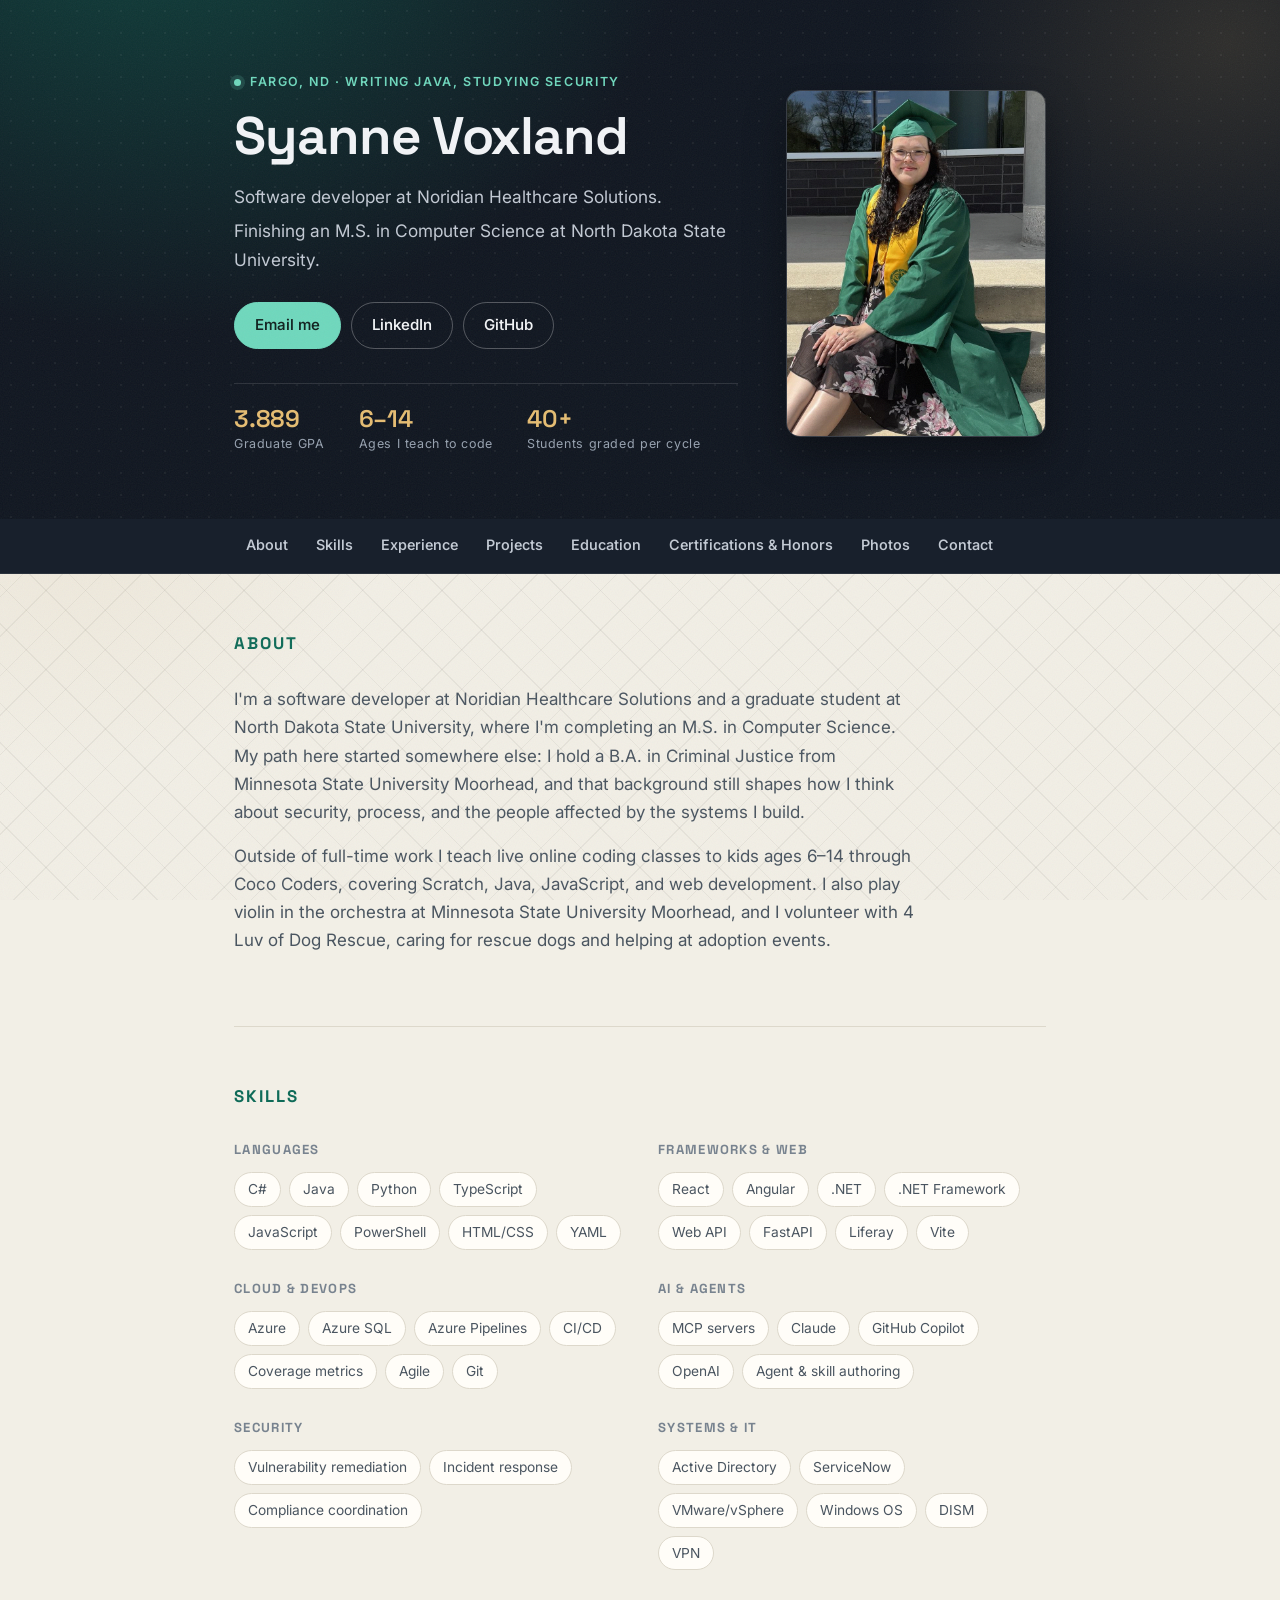
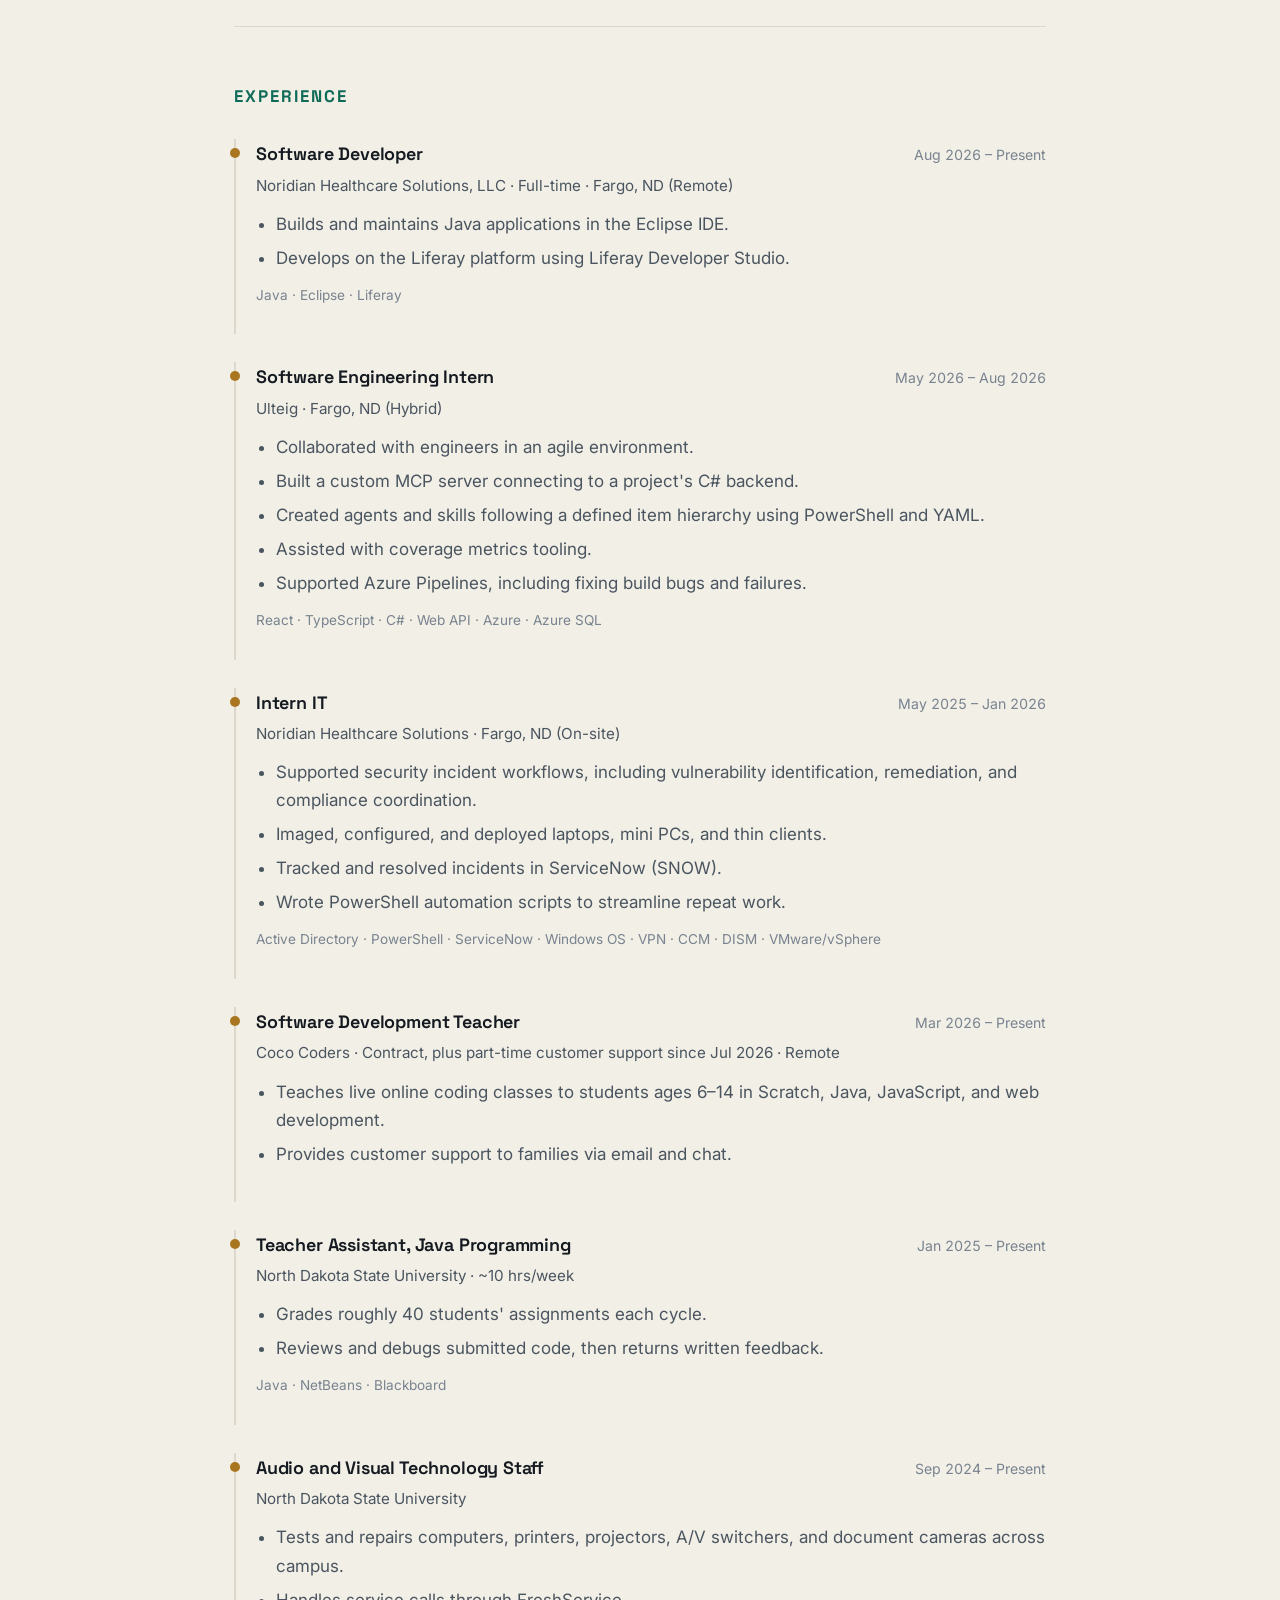
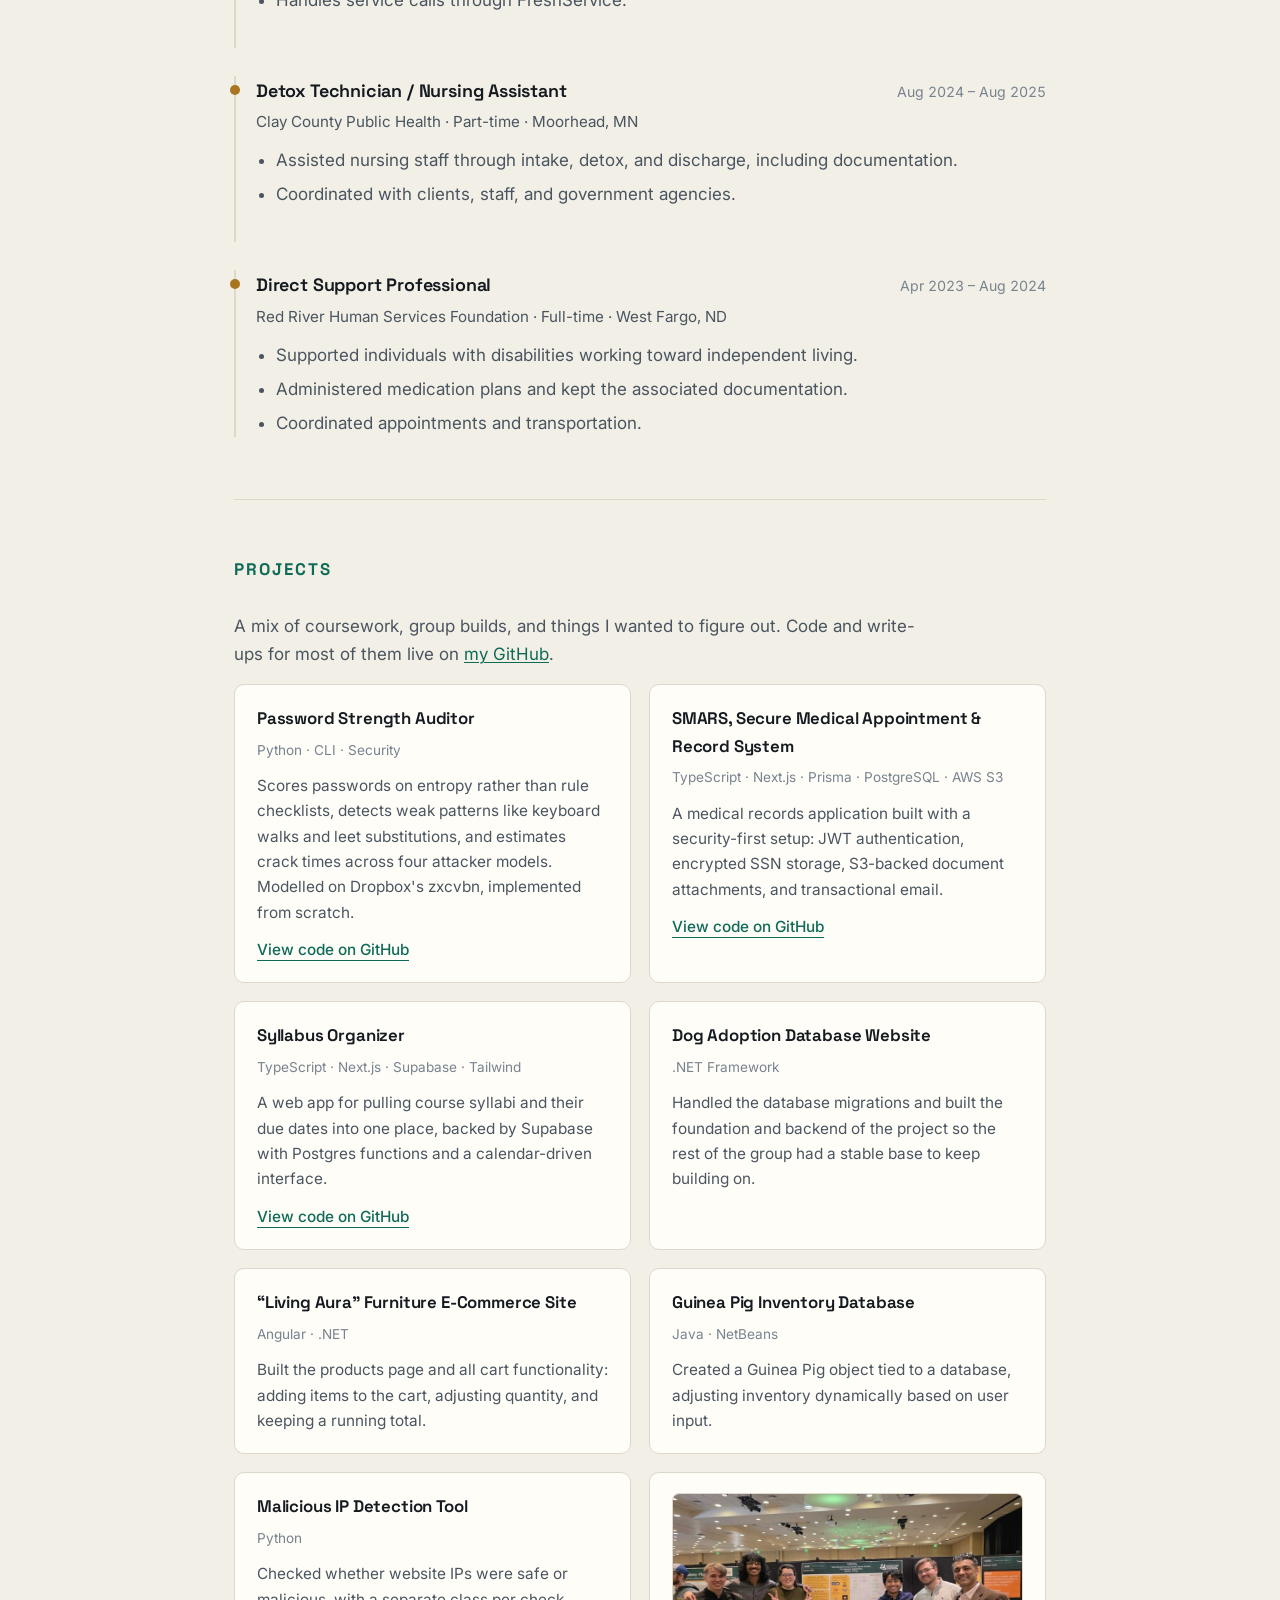
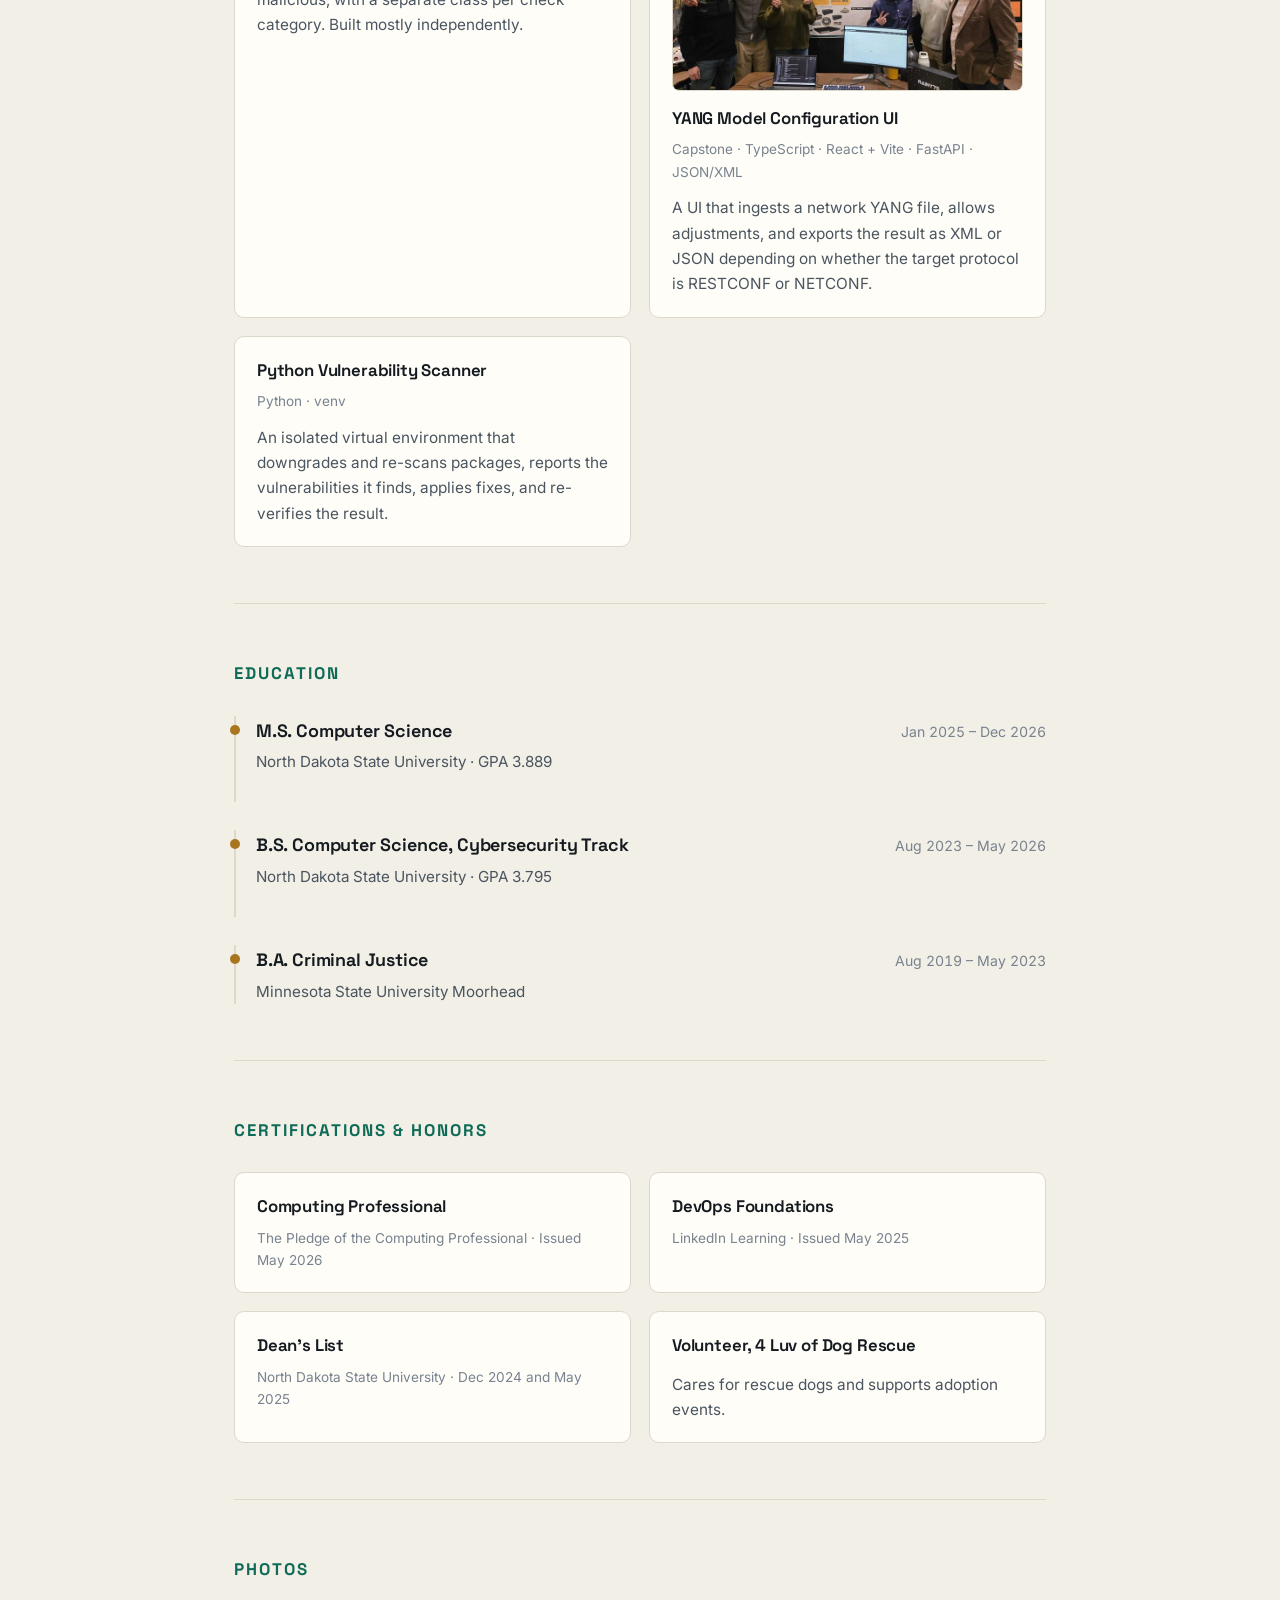
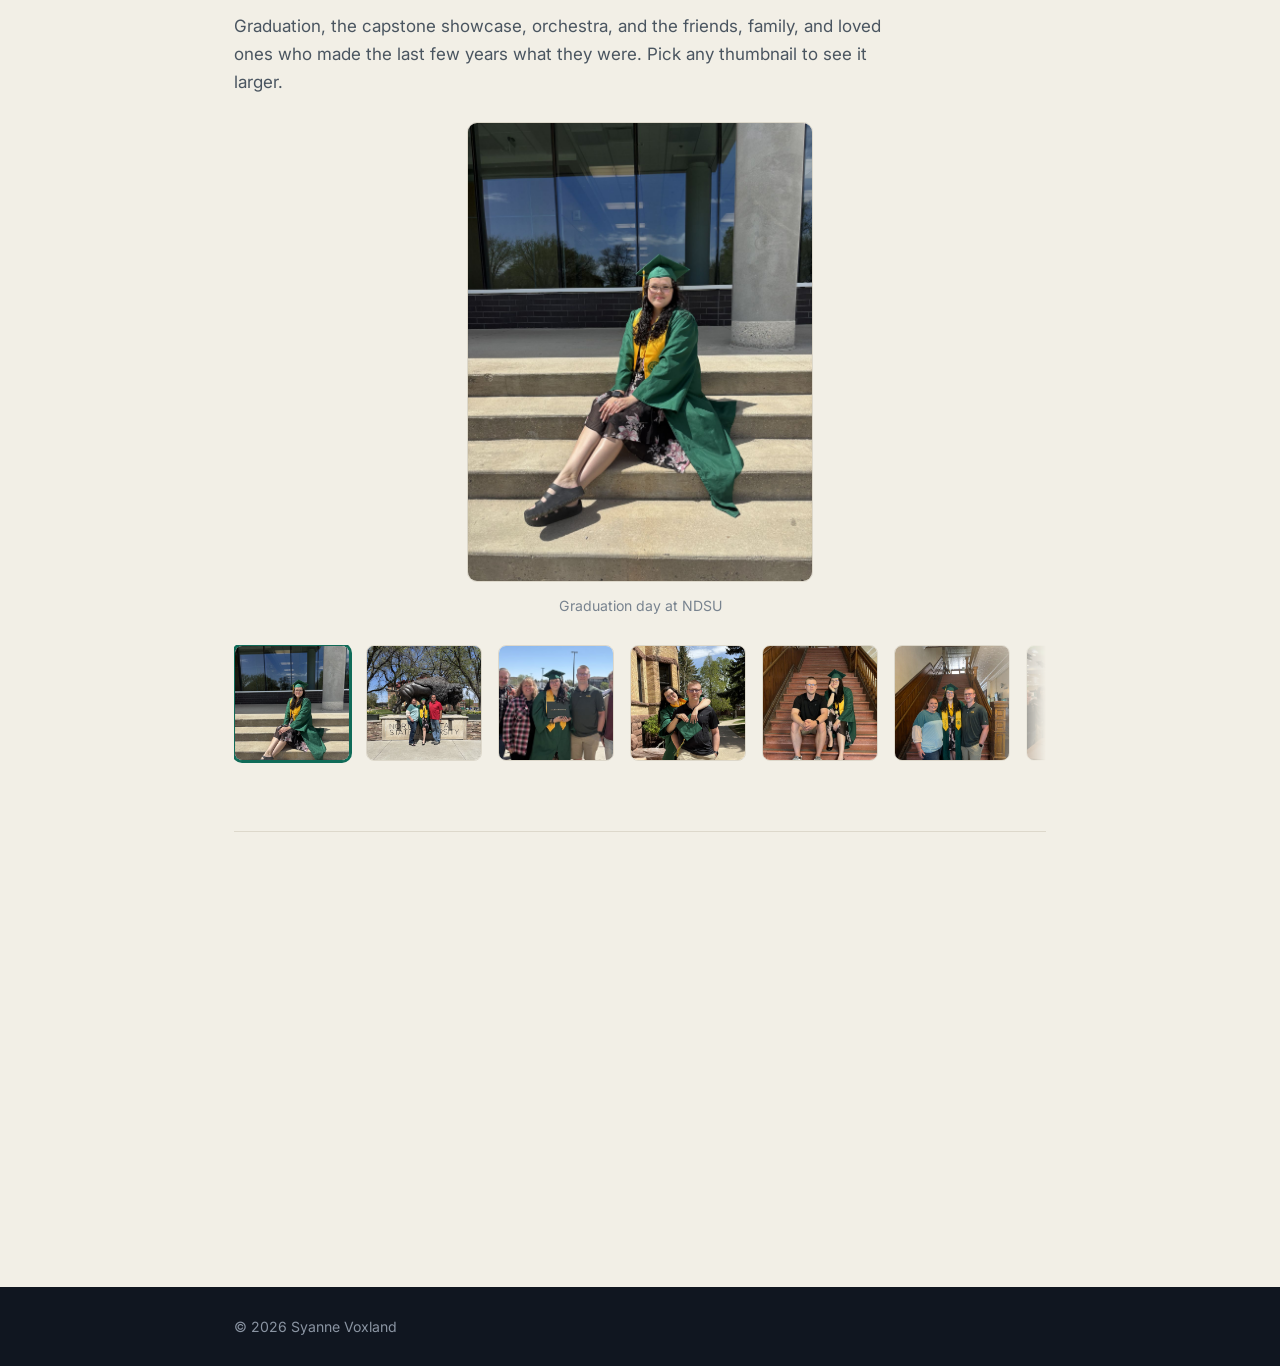
<file: index.html>
<!DOCTYPE html>
<html lang="en">
<head>
<meta charset="utf-8">
<meta name="viewport" content="width=device-width, initial-scale=1">
<title>Syanne Voxland, Software Developer</title>
<meta name="description" content="Portfolio of Syanne Voxland, software developer at Noridian Healthcare Solutions and M.S. Computer Science student at North Dakota State University.">

<meta property="og:type" content="website">
<meta property="og:url" content="https://skyprimini.github.io/">
<meta property="og:title" content="Syanne Voxland, Software Developer">
<meta property="og:description" content="Software developer at Noridian Healthcare Solutions, finishing an M.S. in Computer Science at North Dakota State University.">
<meta property="og:image" content="https://skyprimini.github.io/images/portrait.jpg">
<meta name="twitter:card" content="summary_large_image">
<meta name="twitter:title" content="Syanne Voxland, Software Developer">
<meta name="twitter:description" content="Software developer at Noridian Healthcare Solutions, finishing an M.S. in Computer Science at North Dakota State University.">
<meta name="twitter:image" content="https://skyprimini.github.io/images/portrait.jpg">
<meta name="theme-color" content="#14181f">

<link rel="icon" href="data:image/svg+xml,<svg xmlns='http://www.w3.org/2000/svg' viewBox='0 0 100 100'><rect width='100' height='100' rx='20' fill='%2314181f'/><text x='50' y='72' font-size='58' font-family='Segoe UI,Helvetica,Arial,sans-serif' font-weight='600' fill='%237fd0c4' text-anchor='middle'>SV</text></svg>">
<script>document.documentElement.classList.add('js');</script>
<link rel="preconnect" href="https://fonts.googleapis.com">
<link rel="preconnect" href="https://fonts.gstatic.com" crossorigin>
<link href="https://fonts.googleapis.com/css2?family=Space+Grotesk:wght@500;600;700&family=Inter:wght@400;450;500;600&display=swap" rel="stylesheet">
<link rel="stylesheet" href="style.css">

<script type="application/ld+json">
{
  "@context": "https://schema.org",
  "@type": "Person",
  "name": "Syanne Voxland",
  "url": "https://skyprimini.github.io/",
  "image": "https://skyprimini.github.io/images/portrait.jpg",
  "jobTitle": "Software Developer",
  "email": "mailto:syannevoxland@gmail.com",
  "telephone": "+1-218-205-4537",
  "address": {
    "@type": "PostalAddress",
    "addressLocality": "Fargo",
    "addressRegion": "ND",
    "addressCountry": "US"
  },
  "worksFor": {
    "@type": "Organization",
    "name": "Noridian Healthcare Solutions, LLC"
  },
  "alumniOf": [
    { "@type": "CollegeOrUniversity", "name": "North Dakota State University" },
    { "@type": "CollegeOrUniversity", "name": "Minnesota State University Moorhead" }
  ],
  "knowsAbout": ["Java", "C#", "Python", "TypeScript", "Cybersecurity", "Azure", "Liferay"],
  "sameAs": [
    "https://www.linkedin.com/in/syanne-voxland-752334221/",
    "https://github.com/skyprimini"
  ]
}
</script>
</head>
<body>

<header class="site-header">
  <div class="wrap header-inner">
    <div class="hero-text">
      <p class="eyebrow"><span class="status-dot" aria-hidden="true"></span>Fargo, ND &middot; Writing Java, studying security</p>
      <h1>Syanne Voxland</h1>
      <p class="tagline">Software developer at Noridian Healthcare Solutions.</p>
      <p class="tagline">Finishing an M.S. in Computer Science at North Dakota State University.</p>
      <div class="cta-row">
        <a class="btn btn-primary" href="mailto:syannevoxland@gmail.com">Email me</a>
        <a class="btn" href="https://www.linkedin.com/in/syanne-voxland-752334221/" target="_blank" rel="noopener">LinkedIn</a>
        <a class="btn" href="https://github.com/skyprimini" target="_blank" rel="noopener">GitHub</a>
      </div>
      <ul class="hero-stats">
        <li><strong>3.889</strong><span>Graduate GPA</span></li>
        <li><strong>6&ndash;14</strong><span>Ages I teach to code</span></li>
        <li><strong>40+</strong><span>Students graded per cycle</span></li>
      </ul>
    </div>
    <figure class="hero-photo">
      <img src="images/portrait.jpg" width="900" height="1200"
           alt="Syanne Voxland in cap and gown on the steps of an NDSU building">
    </figure>
  </div>
</header>

<nav class="site-nav" aria-label="Section navigation">
  <div class="wrap nav-inner">
    <a href="#about">About</a>
    <a href="#skills">Skills</a>
    <a href="#experience">Experience</a>
    <a href="#projects">Projects</a>
    <a href="#education">Education</a>
    <a href="#certifications">Certifications &amp; Honors</a>
    <a href="#photos">Photos</a>
    <a href="#contact">Contact</a>
  </div>
</nav>

<main class="wrap">

  <section class="reveal" id="about">
    <h2>About</h2>
    <p>
      I'm a software developer at Noridian Healthcare Solutions and a graduate student at
      North Dakota State University, where I'm completing an M.S. in Computer Science. My
      path here started somewhere else: I hold a B.A. in Criminal Justice from Minnesota
      State University Moorhead, and that background still shapes how I think about security,
      process, and the people affected by the systems I build.
    </p>
    <p>
      Outside of full-time work I teach live online coding classes to kids ages 6&ndash;14
      through Coco Coders, covering Scratch, Java, JavaScript, and web development. I also
      play violin in the orchestra at Minnesota State University Moorhead, and I volunteer
      with 4 Luv of Dog Rescue, caring for rescue dogs and helping at adoption events.
    </p>

  </section>

  <section class="reveal" id="skills">
    <h2>Skills</h2>
    <div class="skill-groups">

      <div class="skill-group">
        <h3>Languages</h3>
        <ul class="pills">
          <li>C#</li>
          <li>Java</li>
          <li>Python</li>
          <li>TypeScript</li>
          <li>JavaScript</li>
          <li>PowerShell</li>
          <li>HTML/CSS</li>
          <li>YAML</li>
        </ul>
      </div>

      <div class="skill-group">
        <h3>Frameworks &amp; Web</h3>
        <ul class="pills">
          <li>React</li>
          <li>Angular</li>
          <li>.NET</li>
          <li>.NET Framework</li>
          <li>Web API</li>
          <li>FastAPI</li>
          <li>Liferay</li>
          <li>Vite</li>
        </ul>
      </div>

      <div class="skill-group">
        <h3>Cloud &amp; DevOps</h3>
        <ul class="pills">
          <li>Azure</li>
          <li>Azure SQL</li>
          <li>Azure Pipelines</li>
          <li>CI/CD</li>
          <li>Coverage metrics</li>
          <li>Agile</li>
          <li>Git</li>
        </ul>
      </div>

      <div class="skill-group">
        <h3>AI &amp; Agents</h3>
        <ul class="pills">
          <li>MCP servers</li>
          <li>Claude</li>
          <li>GitHub Copilot</li>
          <li>OpenAI</li>
          <li>Agent &amp; skill authoring</li>
        </ul>
      </div>

      <div class="skill-group">
        <h3>Security</h3>
        <ul class="pills">
          <li>Vulnerability remediation</li>
          <li>Incident response</li>
          <li>Compliance coordination</li>
        </ul>
      </div>

      <div class="skill-group">
        <h3>Systems &amp; IT</h3>
        <ul class="pills">
          <li>Active Directory</li>
          <li>ServiceNow</li>
          <li>VMware/vSphere</li>
          <li>Windows OS</li>
          <li>DISM</li>
          <li>VPN</li>
        </ul>
      </div>

    </div>
  </section>

  <section class="reveal" id="experience">
    <h2>Experience</h2>

    <article class="entry reveal">
      <div class="entry-head">
        <h3>Software Developer</h3>
        <p class="dates">Aug 2026 &ndash; Present</p>
      </div>
      <p class="meta">Noridian Healthcare Solutions, LLC &middot; Full-time &middot; Fargo, ND (Remote)</p>
      <ul>
        <li>Builds and maintains Java applications in the Eclipse IDE.</li>
        <li>Develops on the Liferay platform using Liferay Developer Studio.</li>
      </ul>
      <p class="tags">Java &middot; Eclipse &middot; Liferay</p>
    </article>

    <article class="entry reveal">
      <div class="entry-head">
        <h3>Software Engineering Intern</h3>
        <p class="dates">May 2026 &ndash; Aug 2026</p>
      </div>
      <p class="meta">Ulteig &middot; Fargo, ND (Hybrid)</p>
      <ul>
        <li>Collaborated with engineers in an agile environment.</li>
        <li>Built a custom MCP server connecting to a project's C# backend.</li>
        <li>Created agents and skills following a defined item hierarchy using PowerShell and YAML.</li>
        <li>Assisted with coverage metrics tooling.</li>
        <li>Supported Azure Pipelines, including fixing build bugs and failures.</li>
      </ul>
      <p class="tags">React &middot; TypeScript &middot; C# &middot; Web API &middot; Azure &middot; Azure SQL</p>
    </article>

    <article class="entry reveal">
      <div class="entry-head">
        <h3>Intern IT</h3>
        <p class="dates">May 2025 &ndash; Jan 2026</p>
      </div>
      <p class="meta">Noridian Healthcare Solutions &middot; Fargo, ND (On-site)</p>
      <ul>
        <li>Supported security incident workflows, including vulnerability identification,
            remediation, and compliance coordination.</li>
        <li>Imaged, configured, and deployed laptops, mini PCs, and thin clients.</li>
        <li>Tracked and resolved incidents in ServiceNow (SNOW).</li>
        <li>Wrote PowerShell automation scripts to streamline repeat work.</li>
      </ul>
      <p class="tags">Active Directory &middot; PowerShell &middot; ServiceNow &middot; Windows OS &middot; VPN &middot; CCM &middot; DISM &middot; VMware/vSphere</p>
    </article>

    <article class="entry reveal">
      <div class="entry-head">
        <h3>Software Development Teacher</h3>
        <p class="dates">Mar 2026 &ndash; Present</p>
      </div>
      <p class="meta">Coco Coders &middot; Contract, plus part-time customer support since Jul 2026 &middot; Remote</p>
      <ul>
        <li>Teaches live online coding classes to students ages 6&ndash;14 in Scratch, Java,
            JavaScript, and web development.</li>
        <li>Provides customer support to families via email and chat.</li>
      </ul>
    </article>

    <article class="entry reveal">
      <div class="entry-head">
        <h3>Teacher Assistant, Java Programming</h3>
        <p class="dates">Jan 2025 &ndash; Present</p>
      </div>
      <p class="meta">North Dakota State University &middot; ~10 hrs/week</p>
      <ul>
        <li>Grades roughly 40 students' assignments each cycle.</li>
        <li>Reviews and debugs submitted code, then returns written feedback.</li>
      </ul>
      <p class="tags">Java &middot; NetBeans &middot; Blackboard</p>
    </article>

    <article class="entry reveal">
      <div class="entry-head">
        <h3>Audio and Visual Technology Staff</h3>
        <p class="dates">Sep 2024 &ndash; Present</p>
      </div>
      <p class="meta">North Dakota State University</p>
      <ul>
        <li>Tests and repairs computers, printers, projectors, A/V switchers, and document
            cameras across campus.</li>
        <li>Handles service calls through FreshService.</li>
      </ul>
    </article>

    <article class="entry reveal">
      <div class="entry-head">
        <h3>Detox Technician / Nursing Assistant</h3>
        <p class="dates">Aug 2024 &ndash; Aug 2025</p>
      </div>
      <p class="meta">Clay County Public Health &middot; Part-time &middot; Moorhead, MN</p>
      <ul>
        <li>Assisted nursing staff through intake, detox, and discharge, including documentation.</li>
        <li>Coordinated with clients, staff, and government agencies.</li>
      </ul>
    </article>

    <article class="entry reveal">
      <div class="entry-head">
        <h3>Direct Support Professional</h3>
        <p class="dates">Apr 2023 &ndash; Aug 2024</p>
      </div>
      <p class="meta">Red River Human Services Foundation &middot; Full-time &middot; West Fargo, ND</p>
      <ul>
        <li>Supported individuals with disabilities working toward independent living.</li>
        <li>Administered medication plans and kept the associated documentation.</li>
        <li>Coordinated appointments and transportation.</li>
      </ul>
    </article>
  </section>

  <section class="reveal" id="projects">
    <h2>Projects</h2>
    <p>A mix of coursework, group builds, and things I wanted to figure out. Code and
       write-ups for most of them live on
       <a href="https://github.com/skyprimini" target="_blank" rel="noopener">my GitHub</a>.</p>
    <div class="cards">

      <article class="card reveal">
        <h3>Password Strength Auditor</h3>
        <p class="tags">Python &middot; CLI &middot; Security</p>
        <p>
          Scores passwords on entropy rather than rule checklists, detects weak patterns
          like keyboard walks and leet substitutions, and estimates crack times across four
          attacker models. Modelled on Dropbox's zxcvbn, implemented from scratch.
        </p>
        <p class="card-link">
          <a href="https://github.com/skyprimini/password-strength-auditor" target="_blank" rel="noopener">View code on GitHub</a>
        </p>
      </article>

      <article class="card reveal">
        <h3>SMARS, Secure Medical Appointment &amp; Record System</h3>
        <p class="tags">TypeScript &middot; Next.js &middot; Prisma &middot; PostgreSQL &middot; AWS S3</p>
        <p>
          A medical records application built with a security-first setup: JWT authentication,
          encrypted SSN storage, S3-backed document attachments, and transactional email.
        </p>
        <p class="card-link">
          <a href="https://github.com/Landon345/csci411-smars" target="_blank" rel="noopener">View code on GitHub</a>
        </p>
      </article>

      <article class="card reveal">
        <h3>Syllabus Organizer</h3>
        <p class="tags">TypeScript &middot; Next.js &middot; Supabase &middot; Tailwind</p>
        <p>
          A web app for pulling course syllabi and their due dates into one place, backed by
          Supabase with Postgres functions and a calendar-driven interface.
        </p>
        <p class="card-link">
          <a href="https://github.com/skyprimini/SyllabusOrganizer" target="_blank" rel="noopener">View code on GitHub</a>
        </p>
      </article>

      <article class="card reveal">
        <h3>Dog Adoption Database Website</h3>
        <p class="tags">.NET Framework</p>
        <p>
          Handled the database migrations and built the foundation and backend of the project
          so the rest of the group had a stable base to keep building on.
        </p>
      </article>

      <article class="card reveal">
        <h3>&ldquo;Living Aura&rdquo; Furniture E-Commerce Site</h3>
        <p class="tags">Angular &middot; .NET</p>
        <p>
          Built the products page and all cart functionality: adding items to the cart,
          adjusting quantity, and keeping a running total.
        </p>
      </article>

      <article class="card reveal">
        <h3>Guinea Pig Inventory Database</h3>
        <p class="tags">Java &middot; NetBeans</p>
        <p>
          Created a Guinea Pig object tied to a database, adjusting inventory dynamically
          based on user input.
        </p>
      </article>

      <article class="card reveal">
        <h3>Malicious IP Detection Tool</h3>
        <p class="tags">Python</p>
        <p>
          Checked whether website IPs were safe or malicious, with a separate class per check
          category. Built mostly independently.
        </p>
      </article>

      <article class="card reveal">
        <img class="card-image" src="images/reel-02-capstone.jpg" width="800" height="600" loading="lazy" alt="Syanne and her capstone team presenting the YANGify poster at NDSU">
        <h3>YANG Model Configuration UI</h3>
        <p class="tags">Capstone &middot; TypeScript &middot; React + Vite &middot; FastAPI &middot; JSON/XML</p>
        <p>
          A UI that ingests a network YANG file, allows adjustments, and exports the result as
          XML or JSON depending on whether the target protocol is RESTCONF or NETCONF.
        </p>
      </article>

      <article class="card reveal">
        <h3>Python Vulnerability Scanner</h3>
        <p class="tags">Python &middot; venv</p>
        <p>
          An isolated virtual environment that downgrades and re-scans packages, reports the
          vulnerabilities it finds, applies fixes, and re-verifies the result.
        </p>
      </article>

    </div>
  </section>

  <section class="reveal" id="education">
    <h2>Education</h2>

    <article class="entry reveal">
      <div class="entry-head">
        <h3>M.S. Computer Science</h3>
        <p class="dates">Jan 2025 &ndash; Dec 2026</p>
      </div>
      <p class="meta">North Dakota State University &middot; GPA 3.889</p>
    </article>

    <article class="entry reveal">
      <div class="entry-head">
        <h3>B.S. Computer Science, Cybersecurity Track</h3>
        <p class="dates">Aug 2023 &ndash; May 2026</p>
      </div>
      <p class="meta">North Dakota State University &middot; GPA 3.795</p>
    </article>

    <article class="entry reveal">
      <div class="entry-head">
        <h3>B.A. Criminal Justice</h3>
        <p class="dates">Aug 2019 &ndash; May 2023</p>
      </div>
      <p class="meta">Minnesota State University Moorhead</p>
    </article>
  </section>

  <section class="reveal" id="certifications">
    <h2>Certifications &amp; Honors</h2>
    <div class="cards">

      <article class="card reveal">
        <h3>Computing Professional</h3>
        <p class="tags">The Pledge of the Computing Professional &middot; Issued May 2026</p>
      </article>

      <article class="card reveal">
        <h3>DevOps Foundations</h3>
        <p class="tags">LinkedIn Learning &middot; Issued May 2025</p>
      </article>

      <article class="card reveal">
        <h3>Dean's List</h3>
        <p class="tags">North Dakota State University &middot; Dec 2024 and May 2025</p>
      </article>

      <article class="card reveal">
        <h3>Volunteer, 4 Luv of Dog Rescue</h3>
        <p>Cares for rescue dogs and supports adoption events.</p>
      </article>

    </div>
  </section>

  <section class="reveal" id="photos">
    <h2>Photos</h2>
    <p>Graduation, the capstone showcase, orchestra, and the friends, family, and loved ones
       who made the last few years what they were. Pick any thumbnail to see it larger.</p>

    <figure class="photo-preview">
      <img src="images/full/reel-01-grad-steps.jpg" loading="lazy"
           alt="Syanne in cap and gown sitting on the steps of an NDSU building">
      <figcaption aria-live="polite">Graduation day at NDSU</figcaption>
    </figure>

    <div class="reel" tabindex="0" role="region" aria-label="Photo thumbnails, scrollable">
      <figure>
        <button type="button" class="photo-btn" aria-label="Show larger photo: Syanne in cap and gown sitting on the steps of an NDSU building"><img data-full="images/full/reel-01-grad-steps.jpg" src="images/reel-01-grad-steps.jpg" width="800" height="1067" loading="lazy"
             alt="Syanne in cap and gown sitting on the steps of an NDSU building"></button>
        <figcaption>Graduation day at NDSU</figcaption>
      </figure>
      <figure>
        <button type="button" class="photo-btn" aria-label="Show larger photo: Syanne in cap and gown with family at the NDSU bison statue"><img data-full="images/full/reel-07-bison.jpg" src="images/reel-07-bison.jpg" width="800" height="1067" loading="lazy"
             alt="Syanne in cap and gown with family at the NDSU bison statue"></button>
        <figcaption>At the bison statue, with both of my parents</figcaption>
      </figure>
      <figure>
        <button type="button" class="photo-btn" aria-label="Show larger photo: Syanne holding her diploma outdoors with family"><img data-full="images/full/reel-09-diploma.jpg" src="images/reel-09-diploma.jpg" width="800" height="499" loading="lazy"
             alt="Syanne holding her diploma outdoors with family"></button>
        <figcaption>Diploma in hand with my in-laws and husband</figcaption>
      </figure>
      <figure>
        <button type="button" class="photo-btn" aria-label="Show larger photo: Syanne in her gown outside a brick campus building on a spring day"><img data-full="images/full/reel-10-campus.jpg" src="images/reel-10-campus.jpg" width="800" height="1067" loading="lazy"
             alt="Syanne in her gown outside a brick campus building on a spring day"></button>
        <figcaption>A spring afternoon on campus, with my husband Michael</figcaption>
      </figure>
      <figure>
        <button type="button" class="photo-btn" aria-label="Show larger photo: Syanne in cap and gown seated on a wooden staircase"><img data-full="images/full/reel-11-stairs.jpg" src="images/reel-11-stairs.jpg" width="800" height="1067" loading="lazy"
             alt="Syanne in cap and gown seated on a wooden staircase"></button>
        <figcaption>On campus in the South Engineering build at NDSU</figcaption>
      </figure>
      <figure>
        <button type="button" class="photo-btn" aria-label="Show larger photo: Syanne in cap and gown with two family members on a staircase"><img data-full="images/full/reel-13-stairs-three.jpg" src="images/reel-13-stairs-three.jpg" width="800" height="1063" loading="lazy"
             alt="Syanne in cap and gown with two family members on a staircase"></button>
        <figcaption>The people who got me here</figcaption>
      </figure>
      <figure>
        <button type="button" class="photo-btn" aria-label="Show larger photo: Syanne and her capstone team beside the YANGify poster"><img data-full="images/full/reel-02-capstone.jpg" src="images/reel-02-capstone.jpg" width="800" height="600" loading="lazy"
             alt="Syanne and her capstone team beside the YANGify poster"></button>
        <figcaption>The YANGify capstone team and poster</figcaption>
      </figure>
      <figure>
        <button type="button" class="photo-btn" aria-label="Show larger photo: Syanne holding a violin case on campus with two friends"><img data-full="images/full/reel-03-violin.jpg" src="images/reel-03-violin.jpg" width="800" height="1067" loading="lazy"
             alt="Syanne holding a violin case on campus with two friends"></button>
        <figcaption>Orchestra days, violin case in tow</figcaption>
      </figure>
      <figure>
        <button type="button" class="photo-btn" aria-label="Show larger photo: Computer science classmates gathered outside on a cloudy day"><img data-full="images/full/reel-04-cs-group.jpg" src="images/reel-04-cs-group.jpg" width="800" height="1422" loading="lazy"
             alt="Computer science classmates gathered outside on a cloudy day"></button>
        <figcaption>The computer science crew at NDSU</figcaption>
      </figure>
      <figure>
        <button type="button" class="photo-btn" aria-label="Show larger photo: Computer science classmates around a long table at a restaurant"><img data-full="images/full/reel-05-cs-dinner.jpg" src="images/reel-05-cs-dinner.jpg" width="800" height="1067" loading="lazy"
             alt="Computer science classmates around a long table at a restaurant"></button>
        <figcaption>Lunch time together as computer science students</figcaption>
      </figure>
      <figure>
        <button type="button" class="photo-btn" aria-label="Show larger photo: A group of graduates in green caps and gowns at the arena"><img data-full="images/full/reel-06-cohort.jpg" src="images/reel-06-cohort.jpg" width="800" height="600" loading="lazy"
             alt="A group of graduates in green caps and gowns at the arena"></button>
        <figcaption>Lined up before commencement</figcaption>
      </figure>
      <figure>
        <button type="button" class="photo-btn" aria-label="Show larger photo: Syanne in cap and gown with two friends indoors"><img data-full="images/full/reel-08-friends.jpg" src="images/reel-08-friends.jpg" width="800" height="1067" loading="lazy"
             alt="Syanne in cap and gown with two friends indoors"></button>
        <figcaption>With best friends after the ceremony</figcaption>
      </figure>
    </div>
  </section>

  <section class="reveal" id="contact">
    <h2>Contact</h2>
    <p>
      I'm always glad to talk about software, security, or teaching. The fastest way to reach
      me is email.
    </p>
    <ul class="contact-list">
      <li><span>Email</span><a href="mailto:syannevoxland@gmail.com">syannevoxland@gmail.com</a></li>
      <li><span>Phone</span><a href="tel:+12182054537">218.205.4537</a></li>
      <li><span>LinkedIn</span><a href="https://www.linkedin.com/in/syanne-voxland-752334221/" target="_blank" rel="noopener">linkedin.com/in/syanne-voxland</a></li>
      <li><span>Location</span>Fargo, ND</li>
    </ul>
  </section>

</main>

<footer class="site-footer">
  <div class="wrap">
    <p>&copy; 2026 Syanne Voxland</p>
  </div>
</footer>

<script>
// Fades things in as they scroll into view. Anyone who has asked their
// system to reduce motion just gets everything visible right away.
(function () {
  var reduced = window.matchMedia('(prefers-reduced-motion: reduce)').matches;
  var targets = document.querySelectorAll('.reveal');

  if (reduced || !('IntersectionObserver' in window)) {
    targets.forEach(function (el) { el.classList.add('is-visible'); });
    return;
  }

  var observer = new IntersectionObserver(function (entries) {
    entries.forEach(function (entry) {
      if (!entry.isIntersecting) return;
      entry.target.classList.add('is-visible');
      observer.unobserve(entry.target);
    });
  }, { rootMargin: '0px 0px -8% 0px', threshold: 0.05 });

  targets.forEach(function (el) { observer.observe(el); });
})();

// Highlights the nav link for whatever section you're currently reading.
// If JS is off the nav still works, it just doesn't highlight.
(function () {
  var links = {};
  document.querySelectorAll('.site-nav a').forEach(function (a) {
    links[a.getAttribute('href').slice(1)] = a;
  });

  var visible = new Set();

  var observer = new IntersectionObserver(function (entries) {
    entries.forEach(function (entry) {
      if (entry.isIntersecting) visible.add(entry.target.id);
      else visible.delete(entry.target.id);
    });

    var order = Object.keys(links);
    var current = order.find(function (id) { return visible.has(id); });

    order.forEach(function (id) {
      links[id].classList.toggle('is-active', id === current);
      if (id === current) links[id].setAttribute('aria-current', 'true');
      else links[id].removeAttribute('aria-current');
    });
  }, { rootMargin: '-64px 0px -55% 0px' });

  document.querySelectorAll('main section[id]').forEach(function (section) {
    observer.observe(section);
  });
})();

// Picking a thumbnail swaps out the big preview above the strip.
// If JS is off the preview just stays on the first photo.
(function () {
  var preview = document.querySelector('.photo-preview');
  var reel = document.querySelector('.reel');
  if (!preview || !reel) return;

  var previewImg = preview.querySelector('img');
  var previewCap = preview.querySelector('figcaption');
  var buttons = Array.prototype.slice.call(reel.querySelectorAll('.photo-btn'));
  if (!buttons.length) return;

  function select(btn, moveFocus) {
    var img = btn.querySelector('img');
    var fig = btn.closest('figure');
    var cap = fig && fig.querySelector('figcaption');

    previewImg.src = img.getAttribute('data-full') || img.src;
    previewImg.alt = img.alt;
    previewCap.textContent = cap ? cap.textContent.trim() : img.alt;

    buttons.forEach(function (b) {
      var on = b === btn;
      b.classList.toggle('is-active', on);
      if (on) b.setAttribute('aria-current', 'true');
      else b.removeAttribute('aria-current');
    });

    if (moveFocus) btn.focus();

    var r = btn.getBoundingClientRect(), rr = reel.getBoundingClientRect();
    if (r.left < rr.left || r.right > rr.right) {
      reel.scrollLeft += (r.left - rr.left) - (rr.width - r.width) / 2;
    }
  }

  buttons.forEach(function (btn, i) {
    btn.addEventListener('click', function () { select(btn, false); });
    btn.addEventListener('keydown', function (e) {
      if (e.key === 'ArrowRight') { e.preventDefault(); select(buttons[(i + 1) % buttons.length], true); }
      if (e.key === 'ArrowLeft')  { e.preventDefault(); select(buttons[(i - 1 + buttons.length) % buttons.length], true); }
    });
  });

  select(buttons[0], false);
})();
</script>

</body>
</html>
</file>
<file: style.css>
/* Syanne Voxland, portfolio styles */

:root {
  --ink:        #141a20;
  --ink-soft:   #4a5560;
  --ink-faint:  #78838f;
  --rule:       #ddd8cb;
  --page:       #f2efe6;
  --panel:      #fffdf8;
  --dark:       #101620;
  --dark-soft:  #18202c;
  --accent:     #0f6b58;
  --accent-lit: #6fd8bd;
  --gold:       #a9761f;
  --gold-lit:   #e6bd72;
  --lattice:    rgba(31, 26, 15, 0.055);
  --wrap:       860px;

  --font-head: "Space Grotesk", "Segoe UI", Helvetica, Arial, sans-serif;
  --font-body: "Inter", "Segoe UI", -apple-system, BlinkMacSystemFont, Helvetica, Arial, sans-serif;

  /* Fine grain so large flat areas aren't dead-flat. */
  --grain: url("data:image/svg+xml,%3Csvg xmlns='http://www.w3.org/2000/svg' width='140' height='140'%3E%3Cfilter id='n'%3E%3CfeTurbulence type='fractalNoise' baseFrequency='0.85' numOctaves='3' stitchTiles='stitch'/%3E%3C/filter%3E%3Crect width='140' height='140' filter='url(%23n)'/%3E%3C/svg%3E");
}

*,
*::before,
*::after { box-sizing: border-box; }

html { scroll-behavior: smooth; }

body {
  margin: 0;
  background: var(--page);
  color: var(--ink);
  font-family: var(--font-body);
  font-size: 17px;
  line-height: 1.65;
  -webkit-font-smoothing: antialiased;
}

body {
  background-image:
    repeating-linear-gradient(45deg, transparent 0 27px, var(--lattice) 27px 28px),
    repeating-linear-gradient(-45deg, transparent 0 27px, var(--lattice) 27px 28px),
    radial-gradient(60ch 50ch at 82% 8%, rgba(15, 107, 88, 0.07), transparent 70%),
    radial-gradient(52ch 44ch at 6% 58%, rgba(169, 118, 31, 0.06), transparent 70%);
  background-attachment: fixed;
}

body::after {
  content: "";
  position: fixed;
  inset: 0;
  z-index: 1;
  pointer-events: none;
  background-image: var(--grain);
  opacity: 0.055;
}

.wrap {
  width: 100%;
  max-width: var(--wrap);
  margin: 0 auto;
  padding: 0 24px;
}

a {
  color: var(--accent);
  text-decoration-thickness: 1px;
  text-underline-offset: 2px;
}

a:hover { color: var(--ink); }

/* ---------- header ---------- */

.site-header {
  position: relative;
  background: var(--dark);
  background-image:
    radial-gradient(rgba(255, 255, 255, 0.05) 1px, transparent 1px),
    radial-gradient(70ch 60ch at 12% -25%, rgba(15, 107, 88, 0.55), transparent 70%),
    radial-gradient(46ch 38ch at 96% 8%, rgba(230, 189, 114, 0.14), transparent 62%);
  background-size: 22px 22px, auto, auto;
  color: #f2f4f7;
}

.header-inner {
  display: grid;
  grid-template-columns: minmax(0, 1fr) 260px;
  align-items: center;
  gap: 48px;
  padding-top: 72px;
  padding-bottom: 64px;
}

.hero-photo {
  margin: 0;
  aspect-ratio: 3 / 4;
  border-radius: 14px;
  overflow: hidden;
  border: 1px solid rgba(255, 255, 255, 0.16);
  box-shadow: 0 18px 40px rgba(0, 0, 0, 0.38);
}

.hero-photo img {
  display: block;
  width: 100%;
  height: 100%;
  object-fit: cover;
  object-position: center 22%;
}

.eyebrow {
  display: flex;
  align-items: center;
  gap: 9px;
  margin: 0 0 14px;
  font-size: 0.78rem;
  font-weight: 600;
  letter-spacing: 0.13em;
  text-transform: uppercase;
  color: var(--accent-lit);
}

.status-dot {
  flex: none;
  width: 7px;
  height: 7px;
  border-radius: 50%;
  background: var(--accent-lit);
  box-shadow: 0 0 0 4px rgba(111, 216, 189, 0.16);
}

.site-header h1 {
  margin: 0;
  font-family: var(--font-head);
  font-size: clamp(2.2rem, 6vw, 3.3rem);
  line-height: 1.1;
  letter-spacing: -0.02em;
  font-weight: 650;
}

.tagline {
  margin: 18px 0 0;
  max-width: 46em;
  font-size: 1.08rem;
  color: #c3cad4;
}

.tagline + .tagline { margin-top: 6px; }

.cta-row {
  display: flex;
  flex-wrap: wrap;
  gap: 10px;
  margin-top: 28px;
}

.btn {
  display: inline-block;
  padding: 10px 20px;
  border: 1px solid rgba(255, 255, 255, 0.28);
  border-radius: 999px;
  color: #f2f4f7;
  font-size: 0.94rem;
  font-weight: 550;
  text-decoration: none;
  transition: background-color 0.15s ease, border-color 0.15s ease, color 0.15s ease;
}

.btn:hover {
  background: rgba(255, 255, 255, 0.1);
  border-color: var(--accent-lit);
  color: #fff;
}

.btn-primary {
  background: var(--accent-lit);
  border-color: var(--accent-lit);
  color: #10201e;
}

.btn-primary:hover {
  background: #9ee0d6;
  border-color: #9ee0d6;
  color: #10201e;
}

.hero-stats {
  display: flex;
  flex-wrap: wrap;
  gap: 14px 34px;
  margin: 34px 0 0;
  padding: 22px 0 0;
  list-style: none;
  border-top: 1px solid rgba(255, 255, 255, 0.12);
}

.hero-stats li {
  display: flex;
  flex-direction: column;
  gap: 2px;
}

.hero-stats strong {
  font-family: var(--font-head);
  font-size: 1.5rem;
  font-weight: 600;
  line-height: 1.1;
  letter-spacing: -0.01em;
  color: var(--gold-lit);
}

.hero-stats span {
  font-size: 0.78rem;
  letter-spacing: 0.05em;
  color: #97a2b0;
}

.notfound {
  min-height: 100vh;
  display: flex;
  flex-direction: column;
  justify-content: center;
  padding-top: 80px;
  padding-bottom: 80px;
}

.notfound h1 { max-width: 16ch; }

/* ---------- sticky nav ---------- */

.site-nav {
  position: sticky;
  top: 0;
  z-index: 10;
  background: var(--dark-soft);
  border-bottom: 1px solid rgba(255, 255, 255, 0.08);
}

.nav-inner {
  display: flex;
  flex-wrap: nowrap;
  gap: 4px;
  overflow-x: auto;
  scrollbar-width: none;
}

.nav-inner::-webkit-scrollbar { display: none; }

.site-nav a {
  flex: none;
  padding: 14px 12px;
  color: #c3cad4;
  font-size: 0.9rem;
  font-weight: 550;
  text-decoration: none;
  white-space: nowrap;
  border-bottom: 2px solid transparent;
}

.site-nav a:hover {
  color: #fff;
  border-bottom-color: var(--accent-lit);
}

.site-nav a.is-active {
  color: #fff;
  border-bottom-color: var(--accent-lit);
}

/* ---------- sections ---------- */

main { padding-bottom: 32px; }

section {
  padding: 56px 0;
  border-bottom: 1px solid var(--rule);
  scroll-margin-top: 60px;
}

section:last-of-type { border-bottom: 0; }

section h2 {
  margin: 0 0 28px;
  font-family: var(--font-head);
  font-size: 1.05rem;
  font-weight: 700;
  letter-spacing: 0.12em;
  text-transform: uppercase;
  color: var(--accent);
}

section > p {
  margin: 0 0 16px;
  max-width: 62ch;
  color: var(--ink-soft);
}

/* ---------- experience & education entries ---------- */

.entry {
  padding: 0 0 28px 20px;
  margin-bottom: 28px;
  border-left: 2px solid var(--rule);
  position: relative;
}

.entry:last-child {
  margin-bottom: 0;
  padding-bottom: 0;
}

.entry::before {
  content: "";
  position: absolute;
  left: -6px;
  top: 9px;
  width: 10px;
  height: 10px;
  border-radius: 50%;
  background: var(--gold);
}

.entry-head {
  display: flex;
  flex-wrap: wrap;
  align-items: baseline;
  justify-content: space-between;
  gap: 4px 16px;
}

.entry h3 {
  margin: 0;
  font-family: var(--font-head);
  font-size: 1.12rem;
  font-weight: 650;
  letter-spacing: -0.01em;
}

.dates {
  margin: 0;
  font-size: 0.88rem;
  font-variant-numeric: tabular-nums;
  color: var(--ink-faint);
  white-space: nowrap;
}

.meta {
  margin: 4px 0 0;
  font-size: 0.95rem;
  color: var(--ink-soft);
}

.entry ul {
  margin: 12px 0 0;
  padding-left: 20px;
  color: var(--ink-soft);
}

.entry li { margin-bottom: 6px; }

.tags {
  margin: 12px 0 0;
  font-size: 0.85rem;
  color: var(--ink-faint);
}


.card-link {
  margin: 14px 0 0;
  font-size: 0.88rem;
  font-weight: 500;
}

.card-link a {
  text-decoration: none;
  border-bottom: 1px solid currentColor;
  padding-bottom: 1px;
}

/* Sections and cards ease in as you reach them. */
.js .reveal {
  opacity: 0;
  transform: translateY(14px);
  transition: opacity 0.55s ease, transform 0.55s ease;
}

.js .reveal.is-visible {
  opacity: 1;
  transform: none;
}

/* ---------- photo reel ---------- */

.reel {
  display: flex;
  gap: 16px;
  margin-top: 28px;
  padding-bottom: 14px;
  overflow-x: auto;
  scroll-snap-type: x mandatory;
  scrollbar-width: thin;
  mask-image: linear-gradient(to right, #000 0, #000 93%, transparent 100%);
}

.reel:focus-visible {
  outline: 2px solid var(--accent);
  outline-offset: 4px;
}

.reel figure {
  position: relative;
  flex: 0 0 116px;
  margin: 0;
  scroll-snap-align: start;
}

.reel img {
  display: block;
  width: 100%;
  height: auto;
  aspect-ratio: 1 / 1;
  object-fit: cover;
  object-position: center 28%;
  border-radius: 8px;
  border: 1px solid var(--rule);
  background: var(--panel);
  transition: transform 0.18s ease, border-color 0.18s ease;
}

.reel figure:hover img {
  transform: scale(1.04);
  border-color: var(--accent);
}

/* Hidden here, but still read by the preview and by screen readers. */
.reel figcaption {
  position: absolute;
  width: 1px;
  height: 1px;
  margin: -1px;
  padding: 0;
  overflow: hidden;
  clip-path: inset(50%);
  white-space: nowrap;
  border: 0;
}

/* ---------- selectable thumbnails + preview ---------- */

.photo-btn {
  display: block;
  width: 100%;
  padding: 0;
  border: 0;
  background: none;
  cursor: pointer;
  font: inherit;
  color: inherit;
}

.photo-btn:focus-visible {
  outline: 2px solid var(--accent);
  outline-offset: 3px;
  border-radius: 10px;
}

.photo-preview {
  margin: 26px 0 20px;
  display: flex;
  flex-direction: column;
  align-items: center;
  gap: 12px;
}

.photo-preview img {
  display: block;
  max-width: 100%;
  max-height: 460px;
  width: auto;
  height: auto;
  object-fit: contain;
  border-radius: 10px;
  border: 1px solid var(--rule);
  background: var(--panel);
}

.photo-preview figcaption {
  font-size: 0.88rem;
  color: var(--ink-faint);
  text-align: center;
}

.photo-btn.is-active img {
  border-color: var(--accent);
  box-shadow: 0 0 0 2px var(--accent);
}

/* ---------- skills ---------- */

.skill-groups {
  display: grid;
  grid-template-columns: repeat(2, minmax(0, 1fr));
  gap: 28px 36px;
}

@media (max-width: 620px) {
  .skill-groups { grid-template-columns: 1fr; }
}

.skill-group h3 {
  margin: 0 0 12px;
  font-family: var(--font-head);
  font-size: 0.82rem;
  font-weight: 700;
  letter-spacing: 0.1em;
  text-transform: uppercase;
  color: var(--ink-faint);
}

.pills {
  display: flex;
  flex-wrap: wrap;
  gap: 8px;
  margin: 0;
  padding: 0;
  list-style: none;
}

.pills li {
  padding: 5px 13px;
  border: 1px solid var(--rule);
  border-radius: 999px;
  background: var(--panel);
  font-size: 0.86rem;
  color: var(--ink-soft);
}

/* ---------- cards ---------- */

.cards {
  display: grid;
  grid-template-columns: repeat(auto-fit, minmax(260px, 1fr));
  gap: 18px;
}

.card {
  background: var(--panel);
  border: 1px solid var(--rule);
  border-radius: 10px;
  padding: 20px 22px;
  transition: transform 0.18s ease, box-shadow 0.18s ease, border-color 0.18s ease;
}

.card:hover {
  transform: translateY(-3px);
  border-color: rgba(47, 111, 107, 0.4);
  box-shadow: 0 10px 24px rgba(28, 32, 39, 0.09);
}

.card-image {
  display: block;
  width: 100%;
  height: auto;
  margin: 0 0 14px;
  aspect-ratio: 16 / 9;
  object-fit: cover;
  object-position: center 50%;
  border-radius: 7px;
  border: 1px solid var(--rule);
}

.card h3 {
  margin: 0;
  font-family: var(--font-head);
  font-size: 1.05rem;
  font-weight: 650;
  letter-spacing: -0.01em;
}

.card .tags { margin-top: 6px; }

.card p:not(.tags) {
  margin: 12px 0 0;
  font-size: 0.96rem;
  color: var(--ink-soft);
}

/* ---------- contact ---------- */

.contact-list {
  margin: 20px 0 0;
  padding: 0;
  list-style: none;
}

.contact-list li {
  display: flex;
  flex-wrap: wrap;
  gap: 4px 16px;
  padding: 12px 0;
  border-bottom: 1px solid var(--rule);
  color: var(--ink-soft);
}

.contact-list li:last-child { border-bottom: 0; }

.contact-list span {
  flex: none;
  width: 100px;
  font-size: 0.82rem;
  font-weight: 600;
  letter-spacing: 0.1em;
  text-transform: uppercase;
  color: var(--ink-faint);
  padding-top: 2px;
}

/* ---------- footer ---------- */

.site-footer {
  background: var(--dark);
  color: #8a94a2;
  padding: 28px 0;
  font-size: 0.88rem;
}

.site-footer p { margin: 0; }

/* ---------- responsive ---------- */

@media (max-width: 760px) {
  .header-inner {
    grid-template-columns: 1fr;
    gap: 32px;
  }
  .hero-photo {
    order: -1;
    justify-self: start;   
    width: 190px;
    aspect-ratio: 1 / 1;
    border-radius: 50%;
  }
}

@media (max-width: 600px) {
  body { font-size: 16px; }
  .wrap { padding: 0 18px; }
  .header-inner { padding-top: 48px; padding-bottom: 44px; }
  section { padding: 44px 0; }
  .dates { white-space: normal; }
  .contact-list span { width: 100%; }
  .btn { padding: 9px 16px; font-size: 0.9rem; }
}

/* ---------- dark mode ---------- */

@media (prefers-color-scheme: dark) {
  :root {
    --ink:       #e7e6e1;
    --ink-soft:  #b2b6bd;
    --ink-faint: #878e98;
    --rule:      #2a313c;
    --page:      #10151c;
    --panel:     #171d26;
    --accent:    #6fd8bd;
    --gold:      #e6bd72;
    --lattice:   rgba(255, 255, 255, 0.04);
  }

  .site-header { border-bottom: 1px solid var(--rule); }

  .site-footer {
    background: var(--panel);
    border-top: 1px solid var(--rule);
  }

  .card:hover {
    border-color: rgba(127, 208, 196, 0.35);
    box-shadow: 0 10px 24px rgba(0, 0, 0, 0.35);
  }

  a:hover { color: var(--accent-lit); }
}

/* ---------- print ---------- */

@media print {
  @page { margin: 16mm; }

  body {
    background: #fff;
    color: #000;
    font-size: 10.5pt;
    line-height: 1.4;
  }

  body::after,
  .site-nav,
  .hero-photo,
  .cta-row,
  #photos,
  .card-image { display: none; }

  .site-header {
    background: none;
    color: #000;
    border-bottom: 1.5pt solid #000;
  }

  .site-header h1 { font-size: 22pt; }
  .eyebrow, .tagline, .hero-stats span { color: #333; }
  .hero-stats strong { color: #000; }
  .header-inner { display: block; padding: 0 0 10pt; }
  .wrap { max-width: none; padding: 0; }

  section {
    padding: 12pt 0;
    border-bottom: 0.5pt solid #ccc;
    break-inside: avoid;
  }

  section h2 { color: #000; margin-bottom: 10pt; }
  .entry, .card { break-inside: avoid; }
  .card { border: 0.5pt solid #bbb; background: none; }
  .cards { display: block; }
  .card { margin-bottom: 8pt; }

  .js .reveal { opacity: 1; transform: none; }

  a { color: #000; text-decoration: none; }
  .card-link a::after { content: " (" attr(href) ")"; font-size: 8pt; color: #555; }
}

/* ---------- motion preferences ---------- */

@media (prefers-reduced-motion: reduce) {
  html { scroll-behavior: auto; }
  .card,
  .btn,
  .reel img { transition: none; }
  .card:hover { transform: none; }
  .reel figure:hover img { transform: none; }
  .reel { scroll-snap-type: none; }
}
</file>
